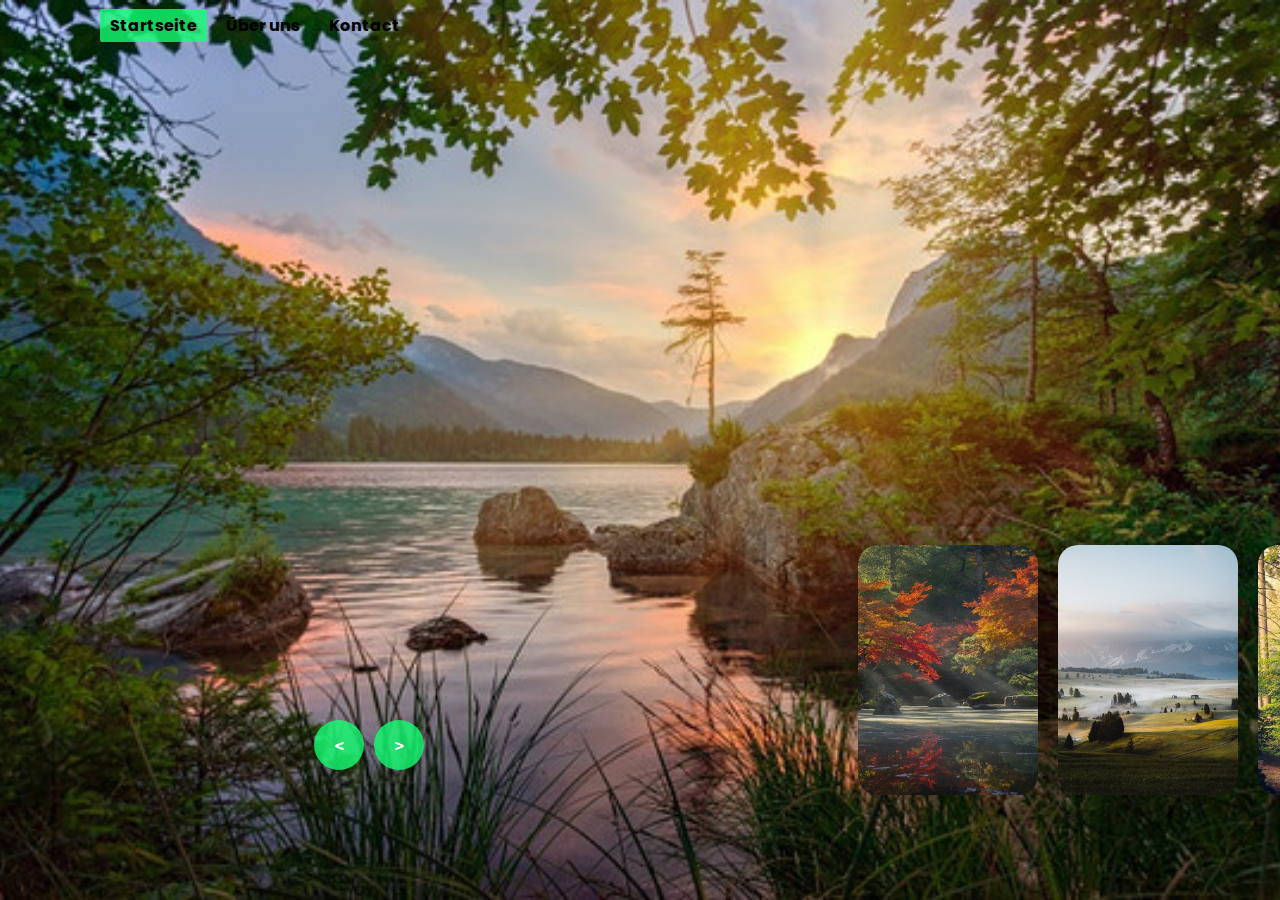
<file: index.html>
<!DOCTYPE html>
<html lang="en">
<head>
    <meta charset="UTF-8">
    <meta name="viewport" content="width=device-width, initial-scale=1.0">
    <title>Weitweg Wanderung Verein</title>

    <link rel="stylesheet" href="style.css">
    <link rel="icon" type="image.png" href="img/favicon-32x32.png">
</head>
<body>
    
    <header>

        <nav>
            <a href="" class="active">Startseite</a>
            <a href="./about.html">Über uns</a>
            <a href="./form.html">Kontact</a>
        </nav>

    </header>


    <div class="carousel">

        <div class="list">


            <div class="item" style="background-image: url(img/switzerland.jpg);">
                <div class="content">
                    <div class="title">Schweiz</div>
                
                    <div class="des">In der Schweiz erwarten dich atemberaubende Alpenpanoramen und glitzernde Bergseen, die perfekte Kulisse für unvergessliche Wanderungen. Die gut markierten Wanderwege führen durch malerische Dörfer und ermöglichen es, die Vielfalt der Schweizer Natur hautnah zu erleben.</div>
                    <div class="btn">
                        <button>Mehr</button>
                      
                    </div>
                </div>
            </div>

            

            <div class="item" style="background-image: url(img/Iceland.jpg);">

                <div class="content">
                    <div class="title">Island</div>
                 
                    <div class="des">Island ist ein Wanderparadies mit einzigartigen Landschaften, die von Vulkanen, Gletschern und heißen Quellen geprägt sind. Die vielfältigen Wanderwege ermöglichen es, die beeindruckenden Naturschauspiele und die unberührte Natur hautnah zu erleben.</div>
                    <div class="btn">
                        <button>Mehr</button>
                    </div>
                </div>

            </div>

            <div class="item" style="background-image: url(img/Austria.jpg);">
                
                <div class="content">
                    <div class="title">Österreich</div>
                
                    <div class="des">Österreich bietet eine faszinierende Mischung aus Bergen und Tälern, ideal für Wanderungen aller Schwierigkeitsgrade. Die unberührte Natur und die traditionelle alpine Gastfreundschaft machen jede Wanderung zu einem besonderen Erlebnis.</div>
                    <div class="btn">
                        <button>Mehr</button>
                    </div>
                </div>

            </div>

            <div class="item" style="background-image: url(img/Niederlande.jpg);">
                
                <div class="content">
                    <div class="title">Niederlande</div>
                
                    <div class="des">In den Niederlanden kannst du durch sanfte Hügel, weite Felder und beeindruckende Küstenlandschaften wandern. Die gut ausgebauten Rad- und Wanderwege laden ein, die charmanten Städte und Dörfer sowie die berühmten Windmühlen zu erkunden.</div>
                    <div class="btn">
                        <button>Mehr</button>
                    </div>
                </div>

            </div>

            <div class="item" style="background-image: url(img/Ireland.jpg);">
                
                <div class="content">
                    <div class="title">Irland</div>
                
                    <div class="des">Irland besticht durch seine dramatischen Küstenlinien und sanften Hügel, die mit einer üppigen Flora und Fauna gesegnet sind. Die Wanderungen durch die grünen Landschaften führen zu historischen Stätten und bieten atemberaubende Ausblicke auf das glitzernde Meer.</div>
                    <div class="btn">
                        <button>Mehr</button>
                    </div>
                </div>

            </div>
            <div class="item" style="background-image: url(img/deutschland.jpg);">
                
                <div class="content">
                    <div class="title">Deutschland</div>
                
                    <div class="des">Deutschland bietet abwechslungsreiche Wanderlandschaften, von den dichten Wäldern des Schwarzwalds bis zu den Sandsteinformationen der Sächsischen Schweiz. Beliebte Ziele sind der Rheinsteig mit seinen herrlichen Ausblicken und der Fernwanderweg "E1", der durch verschiedene Regionen führt. Jede Wanderung verspricht ein einzigartiges Erlebnis inmitten von Natur und Kultur.</div>
                    <div class="btn">
                        <button>Mehr</button>
                    </div>
                </div>

            </div>

            <div class="item" style="background-image: url(img/Finland.jpg);">
                
                <div class="content">
                    <div class="title">Finnland</div>
                
                    <div class="des">In Finnland findest du unberührte Wildnis mit endlosen Wäldern und glasklaren Seen, die sich hervorragend für entspannende Wanderungen eignen. Die Wanderwege sind oft abgelegen und bieten die Möglichkeit, die beeindruckende Tierwelt und die faszinierende Natur zu beobachten.</div>
                    <div class="btn">
                        <button>Mehr</button>
                </div>

            </div>
       
         

        </div>

        <!--next prev button-->
        <div class="arrows">
            <button class="prev"><</button>
            <button class="next">></button>
        </div>


        <!-- time running -->
        <div class="timeRunning"></div>

    </div>

    <script src="script.js"></script>
</body>
</html>
</file>
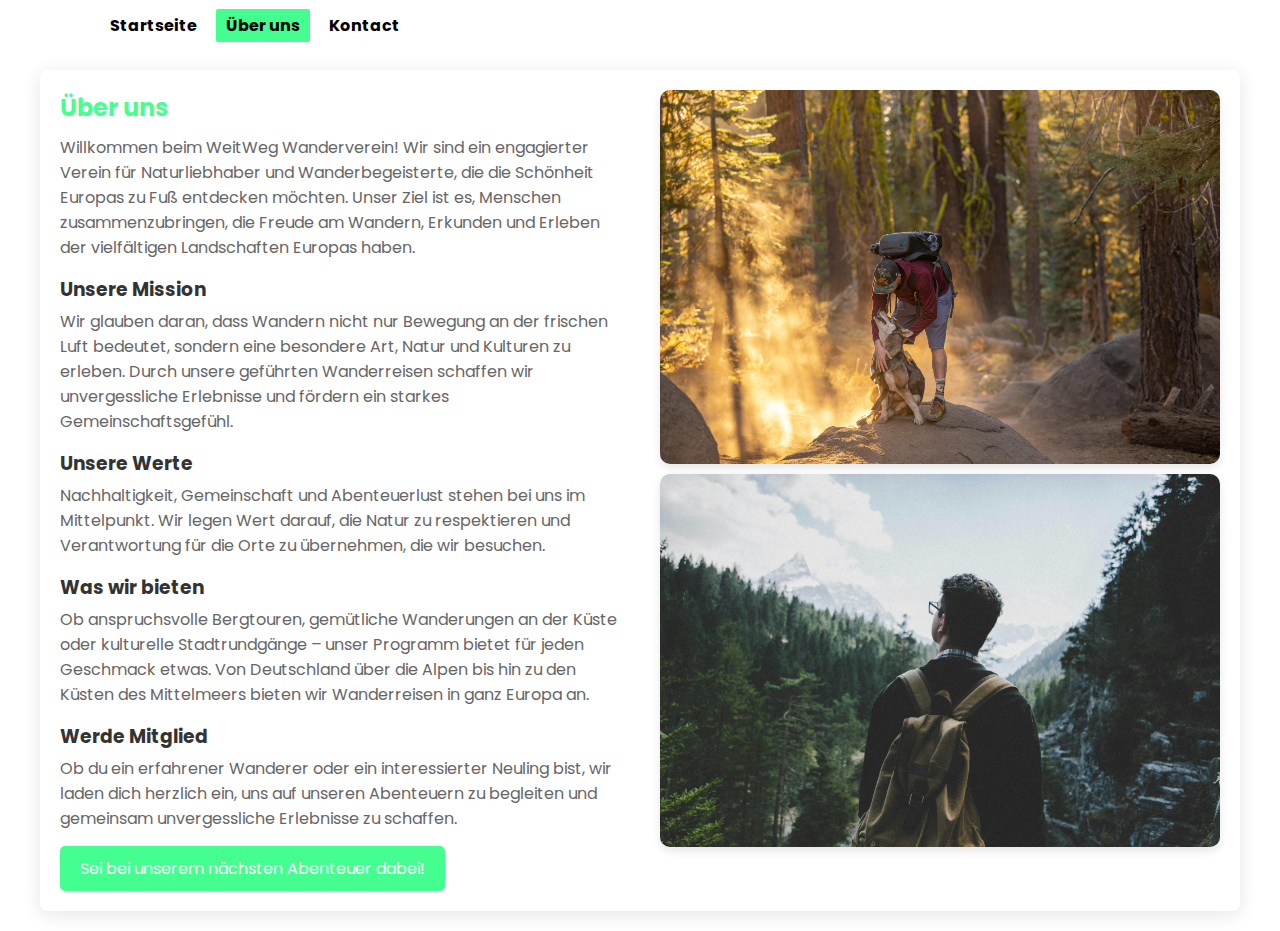
<file: about.html>
<!DOCTYPE html>
<html lang="en">
<head>
    <meta charset="UTF-8">
    <meta name="viewport" content="width=device-width, initial-scale=1.0">
    <title>About Us - Wanderung Verein</title>
    <link rel="stylesheet" href="style.css">
</head>
<body>
    <header>

        <nav>
            <a href="index.html" >Startseite</a>
            <a href="./about.html" class="active">Über uns</a>
            <a href="./form.html">Kontact</a>
        </nav>

    </header>
    <section id="about-us">
        <div class="cont">
            <div class="text">
                <h2>Über uns</h2>
                <p>Willkommen beim WeitWeg Wanderverein! Wir sind ein engagierter Verein für Naturliebhaber und Wanderbegeisterte, die die Schönheit Europas zu Fuß entdecken möchten. Unser Ziel ist es, Menschen zusammenzubringen, die Freude am Wandern, Erkunden und Erleben der vielfältigen Landschaften Europas haben.</p>
                
                <h3>Unsere Mission</h3>
                <p>Wir glauben daran, dass Wandern nicht nur Bewegung an der frischen Luft bedeutet, sondern eine besondere Art, Natur und Kulturen zu erleben. Durch unsere geführten Wanderreisen schaffen wir unvergessliche Erlebnisse und fördern ein starkes Gemeinschaftsgefühl.</p>
                
                <h3>Unsere Werte</h3>
                <p>Nachhaltigkeit, Gemeinschaft und Abenteuerlust stehen bei uns im Mittelpunkt. Wir legen Wert darauf, die Natur zu respektieren und Verantwortung für die Orte zu übernehmen, die wir besuchen.</p>
                
                <h3>Was wir bieten</h3>
                <p>Ob anspruchsvolle Bergtouren, gemütliche Wanderungen an der Küste oder kulturelle Stadtrundgänge – unser Programm bietet für jeden Geschmack etwas. Von Deutschland über die Alpen bis hin zu den Küsten des Mittelmeers bieten wir Wanderreisen in ganz Europa an.</p>

              
                <h3>Werde Mitglied</h3>
                <p>Ob du ein erfahrener Wanderer oder ein interessierter Neuling bist, wir laden dich herzlich ein, uns auf unseren Abenteuern zu begleiten und gemeinsam unvergessliche Erlebnisse zu schaffen.</p>
                
                <button class="cta-button">Sei bei unserem nächsten Abenteuer dabei!</button>
                
            </div>
            <div class="image">
                <img src="img/w1.jpg" alt="Hiking Adventure">
                <img src="img/w2.jpg" alt="Hiking Adventure">
             
            </div>
        </div>
    </section>

</body>
</html>
</file>
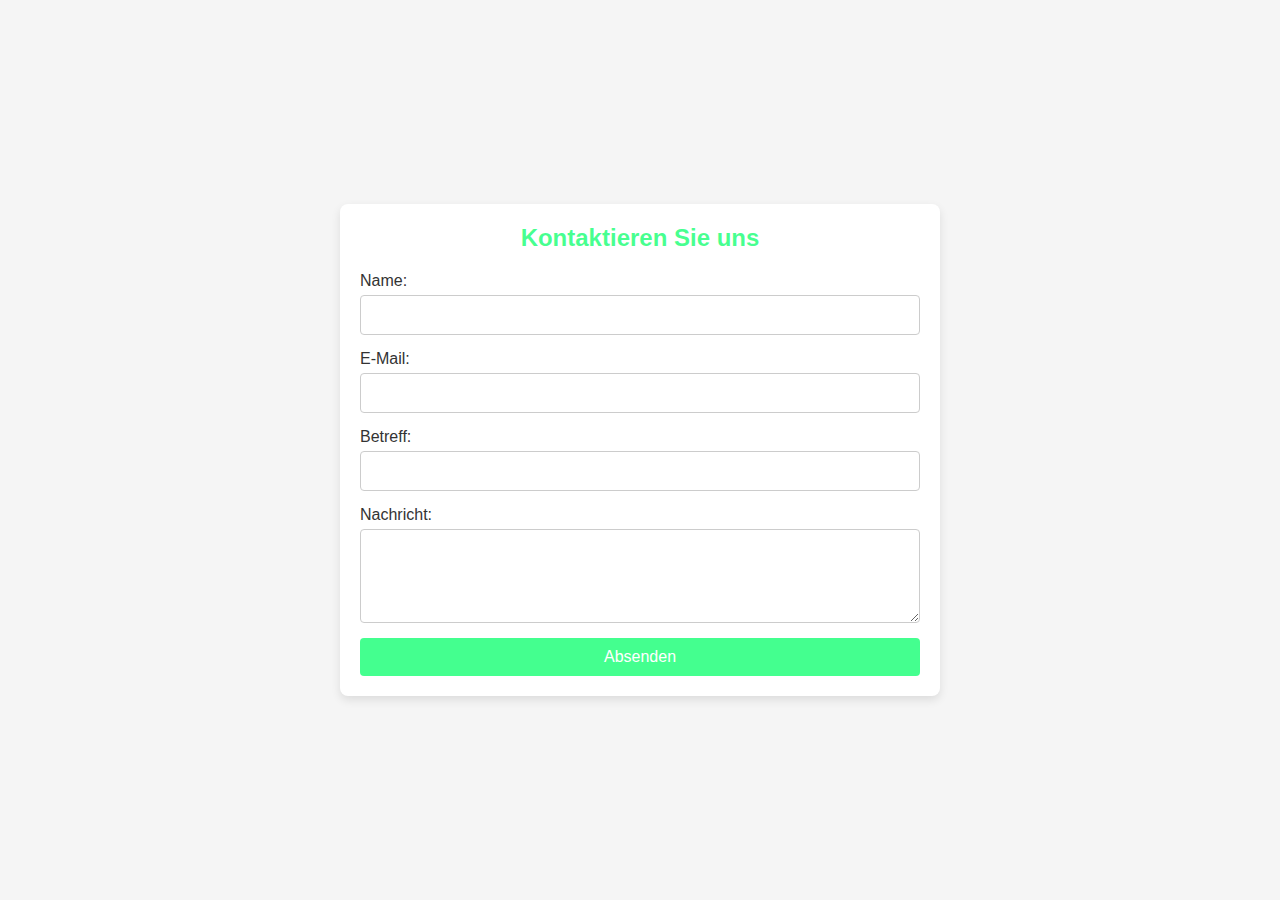
<file: form.html>
<!DOCTYPE html>
<html lang="de">
<head>
    <meta charset="UTF-8">
    <meta name="viewport" content="width=device-width, initial-scale=1.0">
    <link rel="stylesheet" href="styleFormular.css">
    <title>Kontaktformular</title>
</head>
<body>

    <div class="kontakt-section">
        <h2>Kontaktieren Sie uns</h2>
        <form action="#" method="POST" class="kontakt-form">
            <label for="name">Name:</label>
            <input type="text" id="name" name="name" required>

            <label for="email">E-Mail:</label>
            <input type="email" id="email" name="email" required>

            <label for="subject">Betreff:</label>
            <input type="text" id="subject" name="subject" required>

            <label for="message">Nachricht:</label>
            <textarea id="message" name="message" rows="4" required></textarea>

            <button type="submit">Absenden</button>
        </form>
    </div>
</body>
</html>
</file>
<file: style.css>
@import url('https://fonts.googleapis.com/css2?family=Poppins:ital,wght@0,100;0,200;0,300;0,400;0,500;0,600;0,700;0,800;0,900;1,100;1,200;1,300;1,400;1,500;1,600;1,700;1,800;1,900&display=swap');

*{
    margin: 0;
    padding: 0;
    box-sizing: border-box;
    font-family: 'Poppins', sans-serif;
}

/* Header section */

header{
    width: 100%; 
    max-width: 100%;
    padding-left: 100px;
    height: 50px;
    display: flex;
    align-items: center;
    position: relative;
    z-index: 1000;
    
}

header nav a{
    color: #fff;
    margin-right: 5px;
    padding: 5px 10px;
    font-size: 16px;
    transition: 0.2s;
    text-decoration: none;
    color:black;
    font-weight: bold;
}

a.active{
    background: #14ff72cb;
    border-radius: 2px;
}

a:hover{
    background: #14ff72cb;
    border-radius: 2px;
}

/* Header section */



/* carousel */

.carousel{
    width: 100vw;
    height: 100vh;
    margin-top: -50px;
    overflow: hidden;
    position: relative;
}

.carousel .list .item{
    width: 180px;
    height: 250px;
    position: absolute;
    top: 80%;
    transform: translateY(-70%);
    left: 70%;
    border-radius: 20px;
    box-shadow: 0 25px 50px rgba(0, 0, 0, 0.3);
    background-position: 50% 50%;
    background-size: cover;
    z-index: 100;
    transition: 1s;
}

.carousel .list .item:nth-child(1),
.carousel .list .item:nth-child(2){
    top: 0;
    left: 0;
    transform: translate(0, 0);
    border-radius: 0;
    width: 100%;
    height: 100%;
}

.carousel .list .item:nth-child(3){
    left: 67%;
}

.carousel .list .item:nth-child(4){
    left: calc(67% + 200px);
}

.carousel .list .item:nth-child(5){
    left: calc(67% + 400px);
}

.carousel .list .item:nth-child(6){
    left: calc(67% + 600px);
}

.carousel .list .item:nth-child(7){
    left: calc(67% + 800px);
    opacity: 0;
}





.list .item .content{
    position: absolute;
    top: 50%;
    left: 100px;
    transform: translateY(-50%);
    width: 500px;
    text-align: left;
    color: #fff;
    display: none;
}

.list .item:nth-child(2) .content{
    display: block;
}

.content .title{
    font-size: 100px;
    text-transform: uppercase;
    color: #14ff72cb;
    font-weight: bold;
    line-height: 1;

    opacity: 0;
    animation: animate 1s ease-in-out 0.3s 1 forwards;
}

.content .name{
    font-size: 100px;
    text-transform: uppercase;
    font-weight: bold;
    line-height: 1;
    text-shadow: 3px 4px 4px rgba(255, 255, 255, 0.8);

    opacity: 0;
    animation: animate 1s ease-in-out 0.6s 1 forwards;
}

.content .des{
    margin-top: 10px;
    margin-bottom: 20px;
    font-size: 20px;
    margin-left: 5px;
    color:bisque;
    opacity: 0;
    animation: animate 1s ease-in-out 0.9s 1 forwards;
   
}

.content .btn{
    margin-left: 5px;

    opacity: 0;
    animation: animate 1s ease-in-out 1.2s 1 forwards;
}

.content .btn button{
    padding: 10px 20px;
    border: none;
    cursor: pointer;
    font-size: 16px;
    border: 2px solid #fff;
    background: transparent;
    color: #14ff72cb;

    transition: 0.3s;
}




.content .btn button:hover{
    background-color: #14ff72cb;
    color: #fff;
    border-color: #14ff72cb;
}


@keyframes animate {
    
    from{
        opacity: 0;
        transform: translate(0, 100px);
        filter: blur(33px);
    }

    to{
        opacity: 1;
        transform: translate(0);
        filter: blur(0);
    }
}

/* Carousel */






/* next prev arrows */

.arrows{
    position: absolute;
    top: 80%;
    right: 52%;
    z-index: 100;
    width: 300px;
    max-width: 30%;
    display: flex;
    gap: 10px;
    align-items: center;
}

.arrows button{
    width: 50px;
    height: 50px;
    border-radius: 50%;
    background-color: #14ff72cb;
    color: #fff;
    border: none;
    outline: none;
    font-size: 16px;
    font-family: monospace;
    font-weight: bold;
    transition: .5s;
    cursor: pointer;
}

.arrows button:hover{
    background: #fff;
    color: #000;
}


/* time running */
.carousel .timeRunning{
    position: absolute;
    z-index: 1000;
    width: 0%;
    height: 4px;
    background-color: #14ff72cb;
    left: 0;
    top: 0;
    animation: runningTime 7s linear 1 forwards;
}

@keyframes runningTime {
    
    from{width: 0%;}
    to{width: 100%;}

}


/* Responsive Design */

@media screen and (max-width: 999px){
    
    header{
        padding-left: 50px;
    }

    .list .item .content{
        left: 50px;
    }

    .content .title, .content .name{
        font-size: 70px;
    }

    .content .des{
        font-size: 16px;
    }

}

@media screen and (max-width: 690px){
    header nav a{
        font-size: 14px;
        margin-right: 0;
    }

    .list .item .content{
        top: 40%;
    }

    .content .title, .content .name{
        font-size: 45px;
    }

    .content .btn button{
        padding: 10px 15px;
        font-size: 14px;
    }
}


#about-us {
    padding: 20px;
}

.cont {
    display: flex;
    flex-wrap: wrap;
    max-width: 1200px;
    margin: 0 auto;
    background: white;
    box-shadow: 0 4px 20px rgba(0, 0, 0, 0.1);
    border-radius: 8px;
    overflow: hidden;
}

.text {
    flex: 1;
    padding: 20px;
}

.image {
    flex: 1;
    display: flex;
    flex-direction: column;
    gap: 10px; /* Gap between images */
    padding: 20px;
}

.image img {
    width: 100%;
    height: auto;
    border-radius: 10px; /* Optional: rounded corners */
    box-shadow: 0 4px 10px rgba(0, 0, 0, 0.1); /* Optional: subtle shadow */
}
/* Responsive Design */
@media (max-width: 768px) {
    .about-container {
        flex-direction: column;
    }}

h2 {
    color: #14ff72cb;
    margin-bottom: 10px;
}

h3 {
    margin: 15px 0 5px;
    color: #333;
}

p {
    margin-bottom: 15px;
    color: #666;
}

.cta-button {
    background-color: #14ff72cb;
    color: white;
    padding: 10px 20px;
    border: none;
    border-radius: 5px;
    cursor: pointer;
    font-size: 16px;
    transition: background-color 0.3s;
}

.cta-button:hover {
    background-color: #0fbf58;
}

/* Responsive Styles */
@media (max-width: 768px) {
    .container {
        flex-direction: column;
    }

    .text, .image {
        padding: 10px;
    }

    h2 {
        font-size: 24px;
    }

    h3 {
        font-size: 20px;
    }

    .cta-button {
        width: 100%;
        text-align: center;
    }
}
</file>
<file: styleFormular.css>
* {
    margin: 0;
    padding: 0;
    box-sizing: border-box;
    font-family: Arial, sans-serif;
}

body {
    background-color: #f5f5f5;
    display: flex;
    justify-content: center;
    align-items: center;
    min-height: 100vh;
}

.kontakt-section {
    background: white;
    padding: 20px;
    border-radius: 8px;
    box-shadow: 0 4px 10px rgba(0, 0, 0, 0.1);
    width: 90%;
    max-width: 600px;
}

h2 {
    margin-bottom: 20px;
    text-align: center;
    color: #14ff72cb; /* Use your main color */
}

.kontakt-form {
    display: flex;
    flex-direction: column;
}

label {
    margin-bottom: 5px;
    color: #333;
}

input, textarea {
    margin-bottom: 15px;
    padding: 10px;
    border: 1px solid #ccc;
    border-radius: 4px;
    font-size: 16px;
}

input:focus, textarea:focus {
    border-color: #14ff72cb; /* Highlight color on focus */
}

button {
    padding: 10px;
    background-color: #14ff72cb; /* Your main color */
    color: white;
    border: none;
    border-radius: 4px;
    cursor: pointer;
    font-size: 16px;
    transition: background 0.3s;
}

button:hover {
    background-color: #12cc65; /* Darker shade for hover effect */
}

/* Responsive Design */
@media screen and (max-width: 600px) {
    .kontakt-section {
        width: 100%;
        padding: 15px;
    }

    input, textarea {
        font-size: 14px;
    }

    button {
        font-size: 14px;
    }
}
</file>
